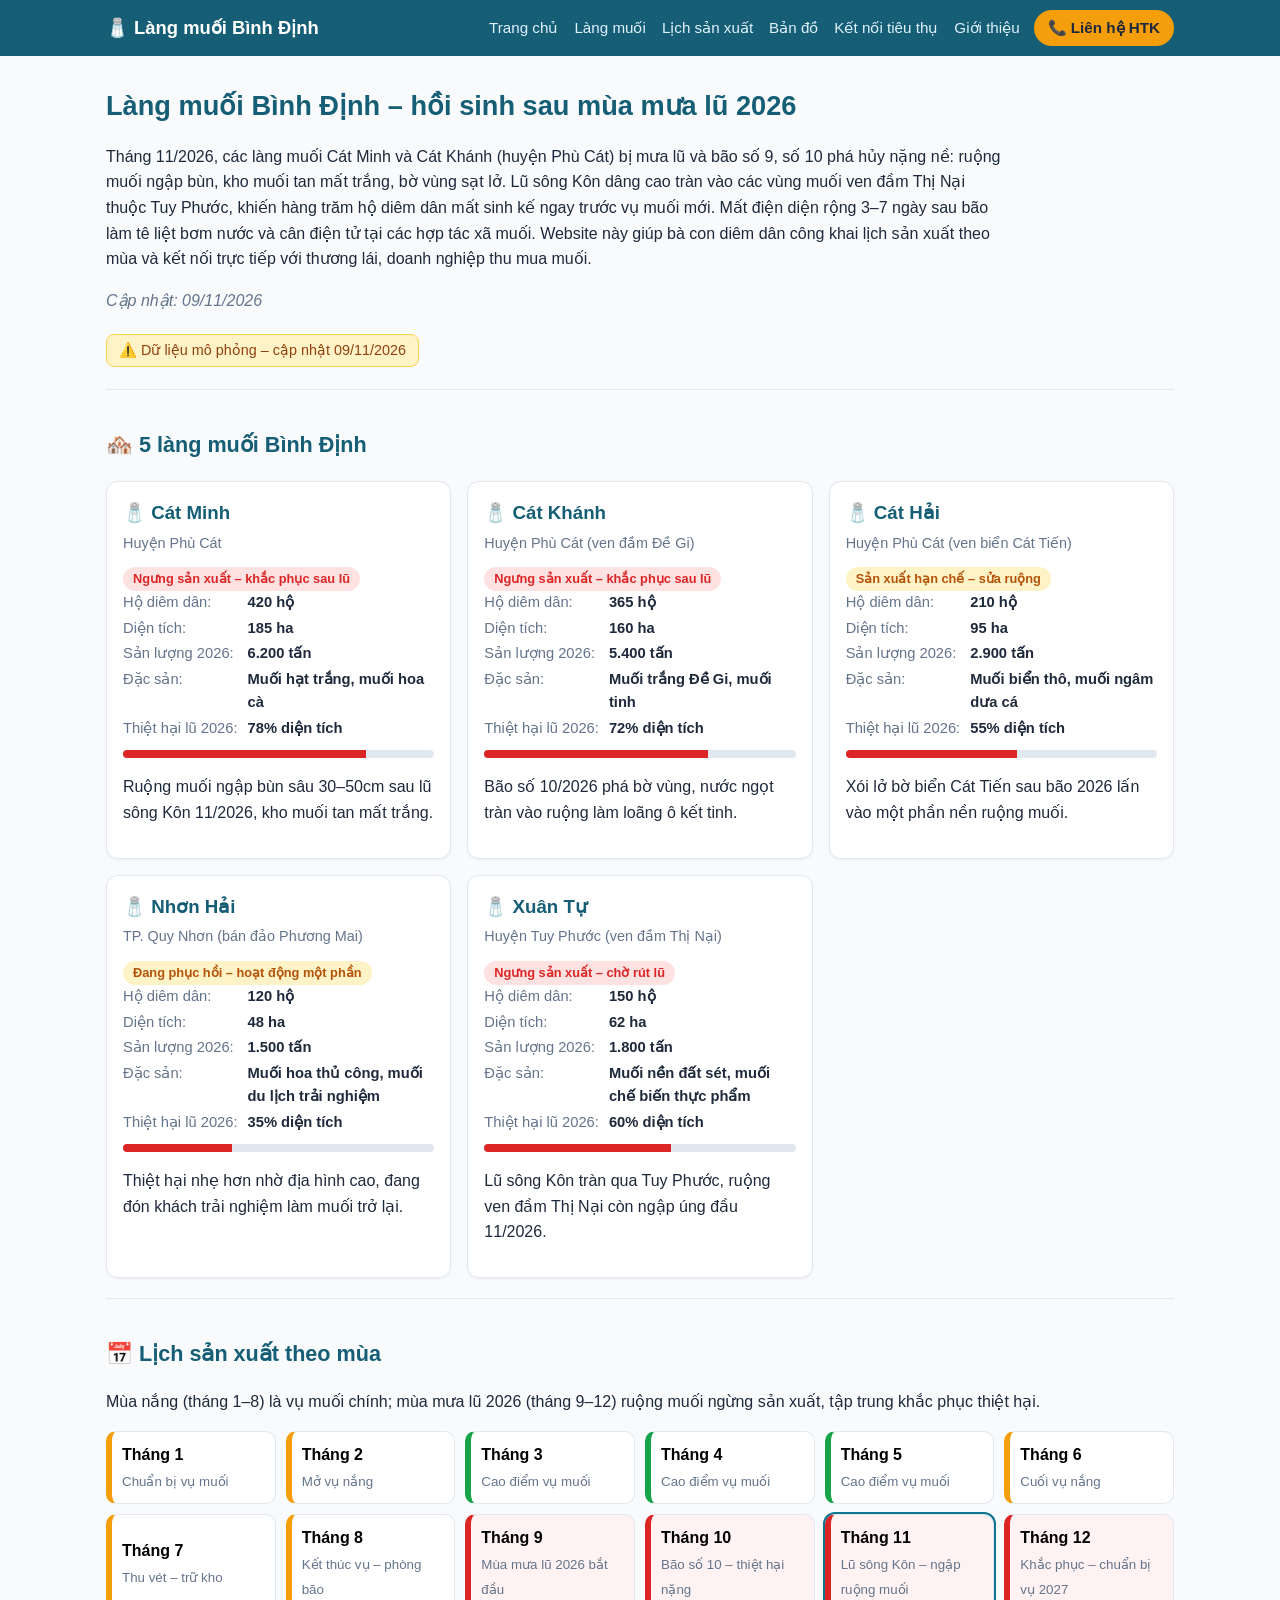
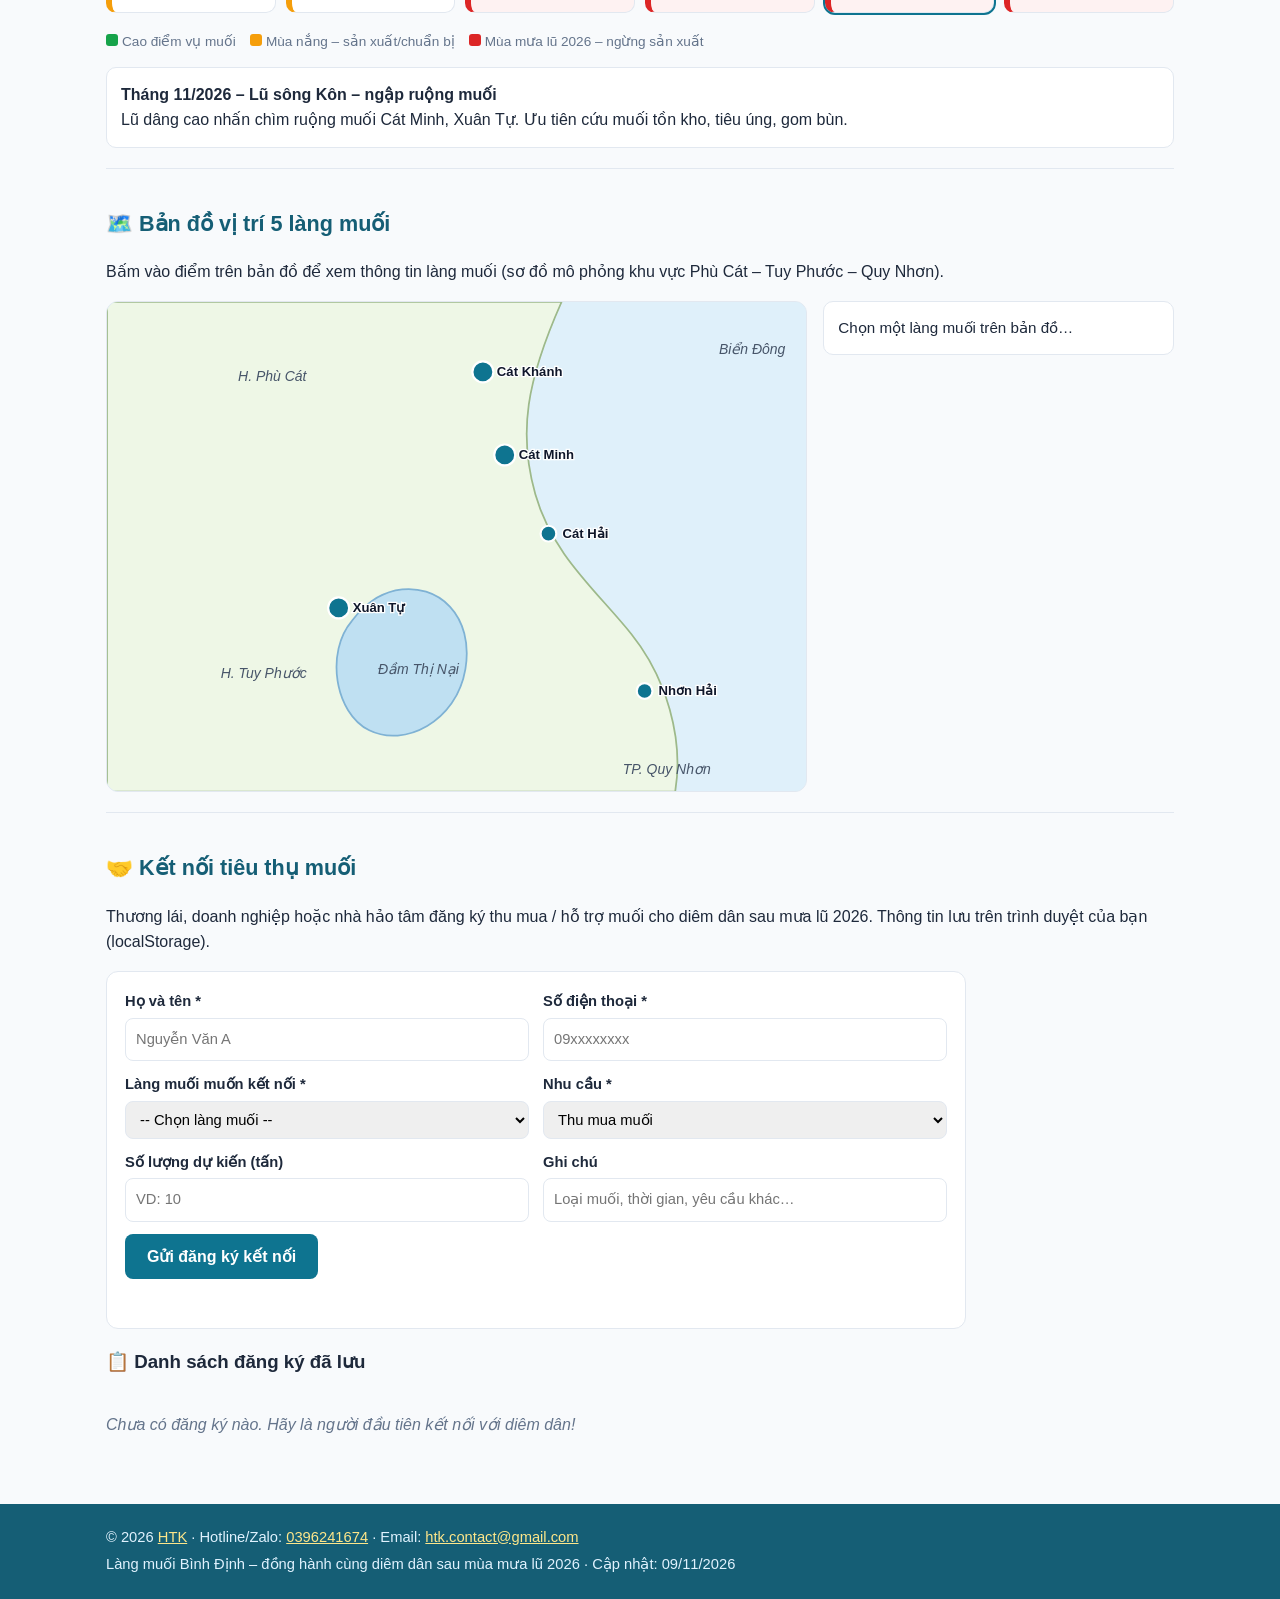
<file: index.html>
<!DOCTYPE html>
<html lang="vi">
<head>
  <meta charset="UTF-8">
  <meta name="viewport" content="width=device-width, initial-scale=1.0">
  <meta name="author" content="HTK">
  <meta name="last-updated" content="2026-11-09">
  <meta name="description" content="Làng muối Bình Định 2026 - Cát Minh, Cát Khánh bị mưa lũ phá hủy. Kết nối tiêu thụ muối, lịch sản xuất theo mùa, bản đồ 5 làng muối.">
  <title>Làng muối Bình Định 2026 | Kết nối tiêu thụ muối</title>
  <link rel="stylesheet" href="/style.css">
</head>
<body>
  <header class="site-header">
    <div class="container header-inner">
      <a class="brand" href="/">🧂 Làng muối Bình Định</a>
      <nav class="nav">
        <a href="/">Trang chủ</a>
        <a href="/#lang-muoi">Làng muối</a>
        <a href="/#lich-san-xuat">Lịch sản xuất</a>
        <a href="/#ban-do">Bản đồ</a>
        <a href="/#ket-noi">Kết nối tiêu thụ</a>
        <a href="/about">Giới thiệu</a>
        <a class="btn-hotline" href="tel:0396241674">📞 Liên hệ HTK</a>
      </nav>
    </div>
  </header>

  <main class="container">
    <section class="hero">
      <h1>Làng muối Bình Định – hồi sinh sau mùa mưa lũ 2026</h1>
      <p class="problem">
        Tháng 11/2026, các làng muối Cát Minh và Cát Khánh (huyện Phù Cát) bị mưa lũ và bão số 9, số 10
        phá hủy nặng nề: ruộng muối ngập bùn, kho muối tan mất trắng, bờ vùng sạt lở.
        Lũ sông Kôn dâng cao tràn vào các vùng muối ven đầm Thị Nại thuộc Tuy Phước, khiến hàng trăm hộ
        diêm dân mất sinh kế ngay trước vụ muối mới. Mất điện diện rộng 3–7 ngày sau bão làm tê liệt
        bơm nước và cân điện tử tại các hợp tác xã muối. Website này giúp bà con diêm dân công khai
        lịch sản xuất theo mùa và kết nối trực tiếp với thương lái, doanh nghiệp thu mua muối.
      </p>
      <p class="updated">Cập nhật: 09/11/2026</p>
      <p class="mock-label">⚠️ Dữ liệu mô phỏng – cập nhật 09/11/2026</p>
    </section>

    <section id="lang-muoi" class="section">
      <h2>🏘️ 5 làng muối Bình Định</h2>
      <div id="village-list" class="card-grid">
        <p class="loading">Đang tải dữ liệu làng muối…</p>
      </div>
    </section>

    <section id="lich-san-xuat" class="section">
      <h2>📅 Lịch sản xuất theo mùa</h2>
      <p>Mùa nắng (tháng 1–8) là vụ muối chính; mùa mưa lũ 2026 (tháng 9–12) ruộng muối ngừng sản xuất, tập trung khắc phục thiệt hại.</p>
      <div id="season-calendar" class="calendar"></div>
      <div id="season-detail" class="season-detail"></div>
    </section>

    <section id="ban-do" class="section">
      <h2>🗺️ Bản đồ vị trí 5 làng muối</h2>
      <p>Bấm vào điểm trên bản đồ để xem thông tin làng muối (sơ đồ mô phỏng khu vực Phù Cát – Tuy Phước – Quy Nhơn).</p>
      <div class="map-wrap">
        <svg id="salt-map" viewBox="0 0 800 560" role="img" aria-label="Bản đồ mô phỏng 5 làng muối Bình Định">
          <rect x="0" y="0" width="800" height="560" fill="#dff0fa"/>
          <path d="M0,0 L520,0 C480,90 470,150 490,220 C510,290 560,330 600,380 C640,430 660,500 650,560 L0,560 Z" fill="#eef7e6" stroke="#9db98a" stroke-width="2"/>
          <path d="M330,330 C380,320 420,360 410,420 C400,480 340,510 300,490 C260,470 250,400 280,365 C295,345 310,335 330,330 Z" fill="#bfe0f2" stroke="#7fb2d4" stroke-width="2"/>
          <text x="310" y="425" class="map-label">Đầm Thị Nại</text>
          <text x="700" y="60" class="map-label">Biển Đông</text>
          <text x="150" y="90" class="map-label">H. Phù Cát</text>
          <text x="130" y="430" class="map-label">H. Tuy Phước</text>
          <text x="590" y="540" class="map-label">TP. Quy Nhơn</text>
          <g id="map-markers"></g>
        </svg>
        <div id="map-info" class="map-info">Chọn một làng muối trên bản đồ…</div>
      </div>
    </section>

    <section id="ket-noi" class="section">
      <h2>🤝 Kết nối tiêu thụ muối</h2>
      <p>Thương lái, doanh nghiệp hoặc nhà hảo tâm đăng ký thu mua / hỗ trợ muối cho diêm dân sau mưa lũ 2026. Thông tin lưu trên trình duyệt của bạn (localStorage).</p>
      <form id="connect-form" class="connect-form" novalidate>
        <div class="form-row">
          <label>Họ và tên *
            <input type="text" id="f-name" required maxlength="80" placeholder="Nguyễn Văn A">
          </label>
          <label>Số điện thoại *
            <input type="tel" id="f-phone" required pattern="[0-9 +.-]{8,15}" placeholder="09xxxxxxxx">
          </label>
        </div>
        <div class="form-row">
          <label>Làng muối muốn kết nối *
            <select id="f-village" required>
              <option value="">-- Chọn làng muối --</option>
            </select>
          </label>
          <label>Nhu cầu *
            <select id="f-type" required>
              <option value="Thu mua muối">Thu mua muối</option>
              <option value="Hỗ trợ khắc phục lũ">Hỗ trợ khắc phục lũ</option>
              <option value="Du lịch trải nghiệm làm muối">Du lịch trải nghiệm làm muối</option>
            </select>
          </label>
        </div>
        <div class="form-row">
          <label>Số lượng dự kiến (tấn)
            <input type="number" id="f-qty" min="0" max="100000" step="0.5" placeholder="VD: 10">
          </label>
          <label>Ghi chú
            <input type="text" id="f-note" maxlength="200" placeholder="Loại muối, thời gian, yêu cầu khác…">
          </label>
        </div>
        <button type="submit" class="btn-primary">Gửi đăng ký kết nối</button>
        <p id="form-msg" class="form-msg" role="status"></p>
      </form>

      <h3>📋 Danh sách đăng ký đã lưu</h3>
      <div id="connect-list" class="connect-list"></div>
    </section>
  </main>

  <footer class="site-footer">
    <div class="container">
      <p>© 2026 <a href="https://zalo.me/0396241674" target="_blank" rel="noopener">HTK</a> · Hotline/Zalo: <a href="tel:0396241674">0396241674</a> · Email: <a href="mailto:htk.contact@gmail.com">htk.contact@gmail.com</a></p>
      <p>Làng muối Bình Định – đồng hành cùng diêm dân sau mùa mưa lũ 2026 · Cập nhật: 09/11/2026</p>
    </div>
  </footer>
  <script src="/app.js"></script>
</body>
</html>
</file>
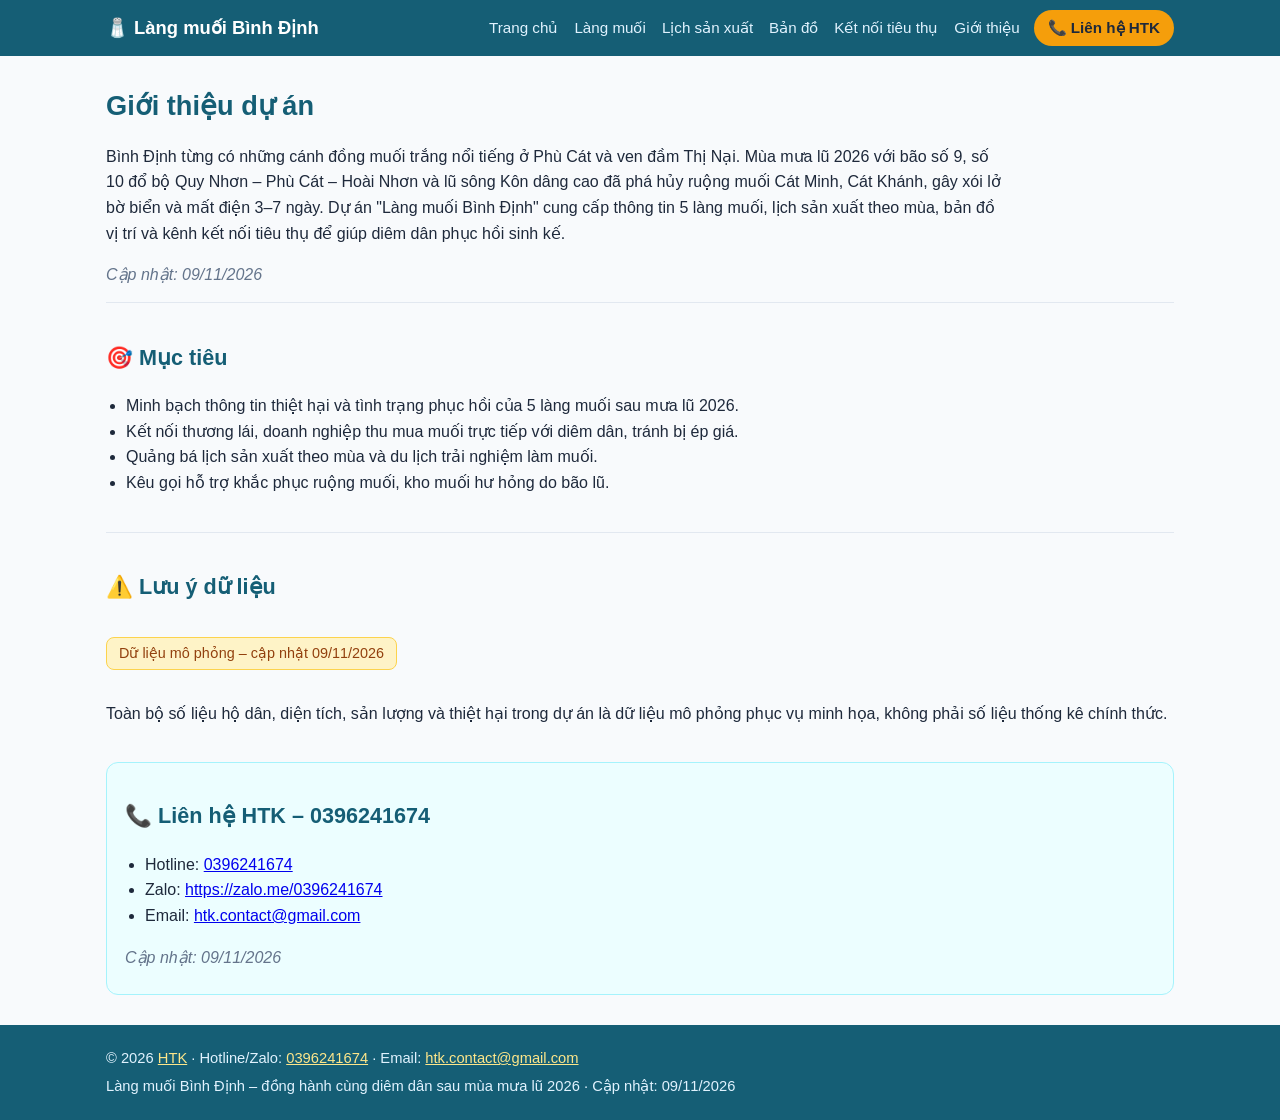
<file: about.html>
<!DOCTYPE html>
<html lang="vi">
<head>
  <meta charset="UTF-8">
  <meta name="viewport" content="width=device-width, initial-scale=1.0">
  <meta name="author" content="HTK">
  <meta name="last-updated" content="2026-11-09">
  <meta name="description" content="Giới thiệu dự án Làng muối Bình Định 2026 - bối cảnh mùa mưa lũ và liên hệ HTK 0396241674.">
  <title>Giới thiệu | Làng muối Bình Định 2026</title>
  <link rel="stylesheet" href="/style.css">
</head>
<body>
  <header class="site-header">
    <div class="container header-inner">
      <a class="brand" href="/">🧂 Làng muối Bình Định</a>
      <nav class="nav">
        <a href="/">Trang chủ</a>
        <a href="/#lang-muoi">Làng muối</a>
        <a href="/#lich-san-xuat">Lịch sản xuất</a>
        <a href="/#ban-do">Bản đồ</a>
        <a href="/#ket-noi">Kết nối tiêu thụ</a>
        <a href="/about" aria-current="page">Giới thiệu</a>
        <a class="btn-hotline" href="tel:0396241674">📞 Liên hệ HTK</a>
      </nav>
    </div>
  </header>

  <main class="container">
    <section class="hero">
      <h1>Giới thiệu dự án</h1>
      <p class="problem">
        Bình Định từng có những cánh đồng muối trắng nổi tiếng ở Phù Cát và ven đầm Thị Nại.
        Mùa mưa lũ 2026 với bão số 9, số 10 đổ bộ Quy Nhơn – Phù Cát – Hoài Nhơn và lũ sông Kôn
        dâng cao đã phá hủy ruộng muối Cát Minh, Cát Khánh, gây xói lở bờ biển và mất điện 3–7 ngày.
        Dự án "Làng muối Bình Định" cung cấp thông tin 5 làng muối, lịch sản xuất theo mùa,
        bản đồ vị trí và kênh kết nối tiêu thụ để giúp diêm dân phục hồi sinh kế.
      </p>
      <p class="updated">Cập nhật: 09/11/2026</p>
    </section>

    <section class="section">
      <h2>🎯 Mục tiêu</h2>
      <ul class="plain-list">
        <li>Minh bạch thông tin thiệt hại và tình trạng phục hồi của 5 làng muối sau mưa lũ 2026.</li>
        <li>Kết nối thương lái, doanh nghiệp thu mua muối trực tiếp với diêm dân, tránh bị ép giá.</li>
        <li>Quảng bá lịch sản xuất theo mùa và du lịch trải nghiệm làm muối.</li>
        <li>Kêu gọi hỗ trợ khắc phục ruộng muối, kho muối hư hỏng do bão lũ.</li>
      </ul>
    </section>

    <section class="section">
      <h2>⚠️ Lưu ý dữ liệu</h2>
      <p class="mock-label">Dữ liệu mô phỏng – cập nhật 09/11/2026</p>
      <p>Toàn bộ số liệu hộ dân, diện tích, sản lượng và thiệt hại trong dự án là dữ liệu mô phỏng phục vụ minh họa, không phải số liệu thống kê chính thức.</p>
    </section>

    <section class="section contact-block">
      <h2>📞 Liên hệ HTK – 0396241674</h2>
      <ul class="plain-list">
        <li>Hotline: <a href="tel:0396241674">0396241674</a></li>
        <li>Zalo: <a href="https://zalo.me/0396241674" target="_blank" rel="noopener">https://zalo.me/0396241674</a></li>
        <li>Email: <a href="mailto:htk.contact@gmail.com">htk.contact@gmail.com</a></li>
      </ul>
      <p class="updated">Cập nhật: 09/11/2026</p>
    </section>
  </main>

  <footer class="site-footer">
    <div class="container">
      <p>© 2026 <a href="https://zalo.me/0396241674" target="_blank" rel="noopener">HTK</a> · Hotline/Zalo: <a href="tel:0396241674">0396241674</a> · Email: <a href="mailto:htk.contact@gmail.com">htk.contact@gmail.com</a></p>
      <p>Làng muối Bình Định – đồng hành cùng diêm dân sau mùa mưa lũ 2026 · Cập nhật: 09/11/2026</p>
    </div>
  </footer>
</body>
</html>
</file>
<file: style.css>
/* Làng muối Bình Định 2026 — HTK 0396241674 — cập nhật 09/11/2026 */
:root {
  --primary: #0e7490;
  --primary-dark: #155e75;
  --accent: #f59e0b;
  --danger: #dc2626;
  --ok: #16a34a;
  --bg: #f8fafc;
  --card: #ffffff;
  --text: #1e293b;
  --muted: #64748b;
  --border: #e2e8f0;
}

* { box-sizing: border-box; }

body {
  margin: 0;
  font-family: "Segoe UI", Roboto, Arial, sans-serif;
  background: var(--bg);
  color: var(--text);
  line-height: 1.6;
}

.container { max-width: 1100px; margin: 0 auto; padding: 0 16px; }

/* Header */
.site-header {
  background: var(--primary-dark);
  color: #fff;
  position: sticky;
  top: 0;
  z-index: 10;
}
.header-inner {
  display: flex;
  flex-wrap: wrap;
  align-items: center;
  gap: 8px 16px;
  padding-top: 10px;
  padding-bottom: 10px;
}
.brand { color: #fff; font-weight: 700; font-size: 1.15rem; text-decoration: none; }
.nav { display: flex; flex-wrap: wrap; gap: 4px 12px; align-items: center; margin-left: auto; }
.nav a { color: #e0f2fe; text-decoration: none; font-size: 0.95rem; padding: 4px 2px; }
.nav a:hover { color: #fff; text-decoration: underline; }
.btn-hotline {
  background: var(--accent);
  color: #1e293b !important;
  font-weight: 700;
  border-radius: 999px;
  padding: 6px 14px !important;
}
.btn-hotline:hover { text-decoration: none !important; filter: brightness(1.08); }

/* Hero */
.hero { padding: 28px 0 8px; }
.hero h1 { color: var(--primary-dark); font-size: 1.7rem; margin: 0 0 12px; }
.problem { max-width: 900px; }
.updated { color: var(--muted); font-style: italic; margin: 6px 0; }
.mock-label {
  display: inline-block;
  background: #fef3c7;
  border: 1px solid #fcd34d;
  color: #92400e;
  padding: 4px 12px;
  border-radius: 8px;
  font-size: 0.9rem;
}

/* Sections */
.section { padding: 20px 0; border-top: 1px solid var(--border); }
.section h2 { color: var(--primary-dark); font-size: 1.35rem; }
.loading { color: var(--muted); }
.plain-list { padding-left: 20px; }

/* Cards */
.card-grid {
  display: grid;
  grid-template-columns: repeat(auto-fit, minmax(280px, 1fr));
  gap: 16px;
}
.village-card {
  background: var(--card);
  border: 1px solid var(--border);
  border-radius: 12px;
  padding: 16px;
  box-shadow: 0 1px 3px rgba(0,0,0,0.06);
}
.village-card h3 { margin: 0 0 4px; color: var(--primary-dark); }
.village-card .district { color: var(--muted); font-size: 0.9rem; margin: 0 0 10px; }
.village-card dl { display: grid; grid-template-columns: auto 1fr; gap: 2px 10px; margin: 0 0 10px; font-size: 0.92rem; }
.village-card dt { color: var(--muted); }
.village-card dd { margin: 0; font-weight: 600; }
.badge { display: inline-block; padding: 2px 10px; border-radius: 999px; font-size: 0.8rem; font-weight: 700; }
.badge-danger { background: #fee2e2; color: var(--danger); }
.badge-warn { background: #fef3c7; color: #b45309; }
.badge-ok { background: #dcfce7; color: #15803d; }
.damage-bar { height: 8px; background: var(--border); border-radius: 4px; overflow: hidden; margin-top: 6px; }
.damage-bar span { display: block; height: 100%; background: var(--danger); }

/* Calendar */
.calendar {
  display: grid;
  grid-template-columns: repeat(auto-fit, minmax(150px, 1fr));
  gap: 10px;
  margin: 14px 0;
}
.month-cell {
  border-radius: 10px;
  padding: 10px;
  border: 1px solid var(--border);
  background: var(--card);
  cursor: pointer;
  text-align: left;
  font: inherit;
}
.month-cell strong { display: block; }
.month-cell small { color: var(--muted); }
.month-sun { border-left: 6px solid var(--accent); }
.month-peak { border-left: 6px solid var(--ok); }
.month-storm { border-left: 6px solid var(--danger); background: #fef2f2; }
.month-cell.active { outline: 2px solid var(--primary); }
.season-detail {
  background: var(--card);
  border: 1px solid var(--border);
  border-radius: 10px;
  padding: 14px;
  min-height: 40px;
}
.legend { display: flex; flex-wrap: wrap; gap: 14px; font-size: 0.85rem; color: var(--muted); margin-top: 8px; }
.legend i { display: inline-block; width: 12px; height: 12px; border-radius: 3px; margin-right: 4px; }

/* Map */
.map-wrap { display: grid; grid-template-columns: 2fr 1fr; gap: 16px; align-items: start; }
#salt-map { width: 100%; height: auto; background: #dff0fa; border-radius: 12px; border: 1px solid var(--border); }
.map-label { fill: #475569; font-size: 16px; font-style: italic; }
.marker { cursor: pointer; }
.marker circle { fill: var(--primary); stroke: #fff; stroke-width: 2.5; transition: fill 0.15s; }
.marker:hover circle, .marker.active circle { fill: var(--danger); }
.marker text { font-size: 15px; font-weight: 700; fill: #0f172a; paint-order: stroke; stroke: #fff; stroke-width: 3px; }
.map-info {
  background: var(--card);
  border: 1px solid var(--border);
  border-radius: 10px;
  padding: 14px;
  font-size: 0.95rem;
}
.map-info h3 { margin-top: 0; color: var(--primary-dark); }

/* Form */
.connect-form {
  background: var(--card);
  border: 1px solid var(--border);
  border-radius: 12px;
  padding: 18px;
  max-width: 860px;
}
.form-row { display: grid; grid-template-columns: 1fr 1fr; gap: 14px; margin-bottom: 12px; }
.connect-form label { display: flex; flex-direction: column; font-weight: 600; font-size: 0.92rem; gap: 4px; }
.connect-form input, .connect-form select {
  padding: 9px 10px;
  border: 1px solid var(--border);
  border-radius: 8px;
  font: inherit;
  font-weight: 400;
}
.connect-form input:focus, .connect-form select:focus { outline: 2px solid var(--primary); border-color: var(--primary); }
.btn-primary {
  display: inline-block;
  background: var(--primary);
  color: #fff;
  border: none;
  border-radius: 8px;
  padding: 10px 22px;
  font: inherit;
  font-weight: 700;
  cursor: pointer;
  text-decoration: none;
}
.btn-primary:hover { background: var(--primary-dark); }
.form-msg { min-height: 1.4em; margin: 8px 0 0; font-weight: 600; }
.form-msg.ok { color: var(--ok); }
.form-msg.err { color: var(--danger); }

/* Connection list */
.connect-list { display: grid; gap: 10px; max-width: 860px; }
.connect-item {
  background: var(--card);
  border: 1px solid var(--border);
  border-left: 5px solid var(--primary);
  border-radius: 10px;
  padding: 12px 14px;
  display: flex;
  flex-wrap: wrap;
  gap: 6px 16px;
  align-items: center;
  justify-content: space-between;
}
.connect-item .ci-main { flex: 1 1 300px; }
.connect-item .ci-meta { color: var(--muted); font-size: 0.85rem; }
.btn-delete {
  background: #fee2e2;
  color: var(--danger);
  border: none;
  border-radius: 6px;
  padding: 6px 12px;
  cursor: pointer;
  font-weight: 600;
}
.btn-delete:hover { background: #fecaca; }
.empty-note { color: var(--muted); font-style: italic; }

/* Contact block */
.contact-block {
  background: #ecfeff;
  border: 1px solid #a5f3fc;
  border-radius: 12px;
  padding: 18px;
  margin-bottom: 24px;
}

/* 404 */
.notfound { text-align: center; padding: 60px 0; }

/* Footer */
.site-footer {
  background: var(--primary-dark);
  color: #e0f2fe;
  margin-top: 30px;
  padding: 18px 0;
  font-size: 0.92rem;
}
.site-footer a { color: #fde68a; }
.site-footer p { margin: 4px 0; }

/* Responsive: 375px */
@media (max-width: 640px) {
  .header-inner { flex-direction: column; align-items: flex-start; }
  .nav { margin-left: 0; }
  .hero h1 { font-size: 1.35rem; }
  .form-row { grid-template-columns: 1fr; }
  .map-wrap { grid-template-columns: 1fr; }
  .card-grid { grid-template-columns: 1fr; }
}
</file>
